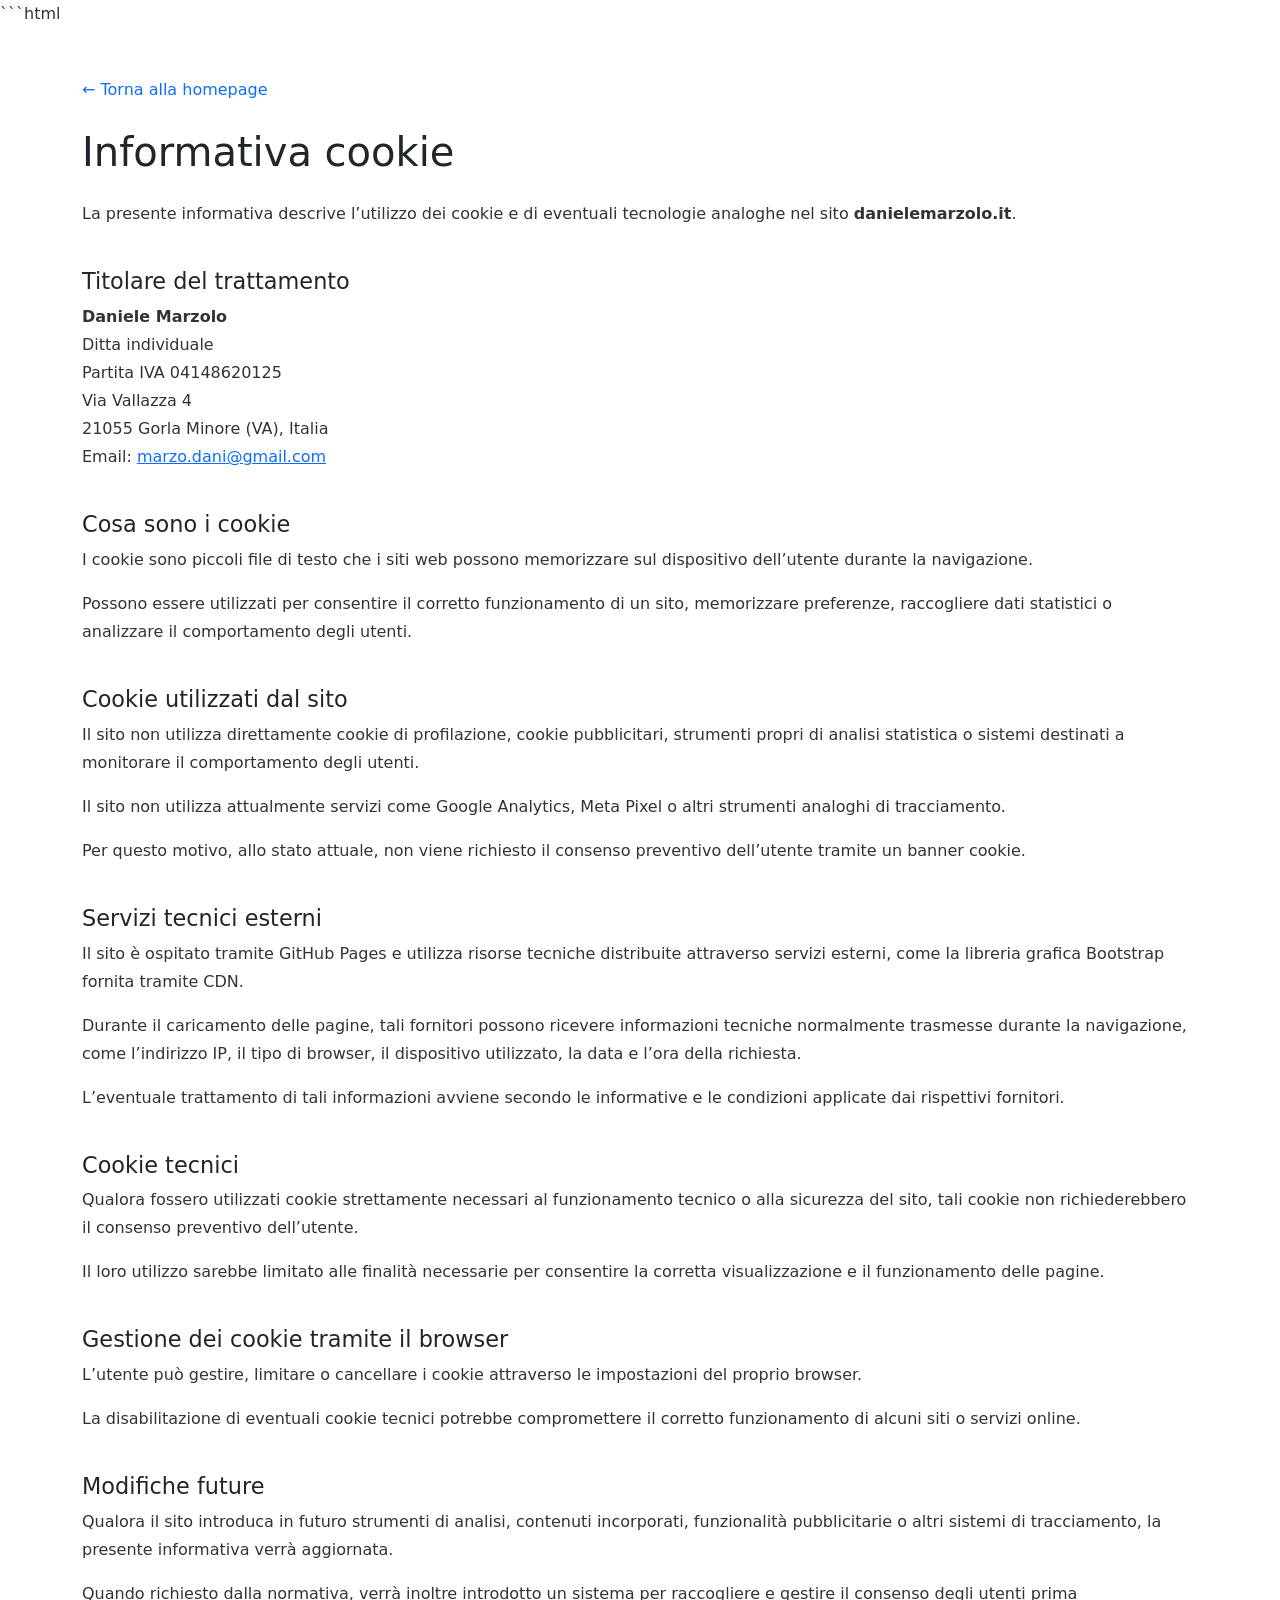
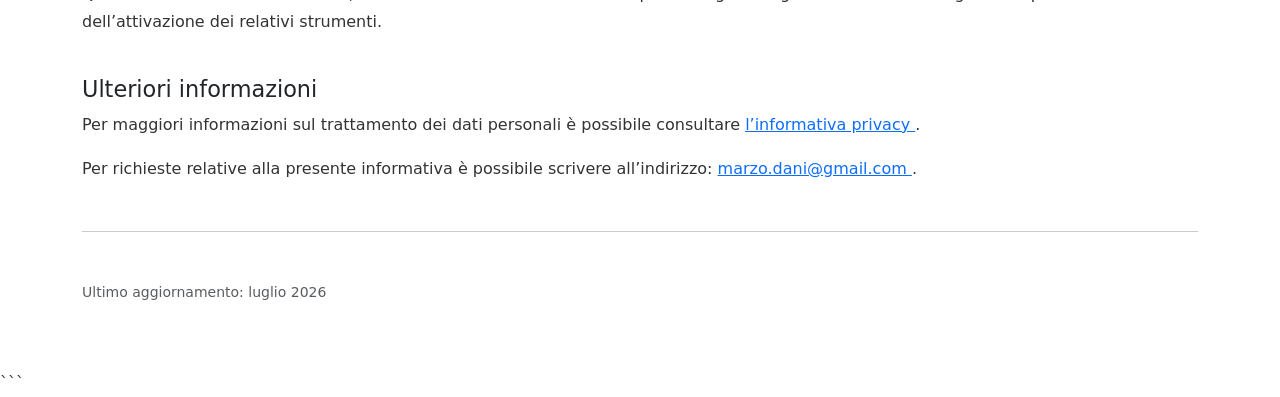
<file: cookie.html>
```html
<!DOCTYPE html>
<html lang="it">
<head>
    <meta charset="utf-8">
    <meta name="viewport" content="width=device-width, initial-scale=1">

    <title>Informativa cookie | Daniele Marzolo</title>

    <link
    rel="icon"
    type="image/svg+xml"
    href="assets/favicon/favicon.svg"
>
    
 <link
    rel="canonical"
    href="https://danielemarzolo.it/"
>
    
    <meta
        name="description"
        content="Informativa sull’utilizzo dei cookie nel sito danielemarzolo.it."
    >

    <link
        href="https://cdn.jsdelivr.net/npm/bootstrap@5.2.3/dist/css/bootstrap.min.css"
        rel="stylesheet"
    >

    <style>
        body {
            color: #333;
            line-height: 1.75;
        }

        main {
            max-width: 850px;
        }

        h1,
        h2 {
            color: #212529;
        }

        h2 {
            margin-top: 2.5rem;
            font-size: 1.4rem;
        }
    </style>
</head>

<body>

    <main class="container py-5">

        <a href="index.html" class="text-decoration-none">
            ← Torna alla homepage
        </a>

        <h1 class="mt-4 mb-4">
            Informativa cookie
        </h1>

        <p>
            La presente informativa descrive l’utilizzo dei cookie
            e di eventuali tecnologie analoghe nel sito
            <strong>danielemarzolo.it</strong>.
        </p>

        <h2>Titolare del trattamento</h2>

        <p>
            <strong>Daniele Marzolo</strong><br>
            Ditta individuale<br>
            Partita IVA 04148620125<br>
            Via Vallazza 4<br>
            21055 Gorla Minore (VA), Italia<br>
            Email:
            <a href="mailto:marzo.dani@gmail.com">
                marzo.dani@gmail.com
            </a>
        </p>

        <h2>Cosa sono i cookie</h2>

        <p>
            I cookie sono piccoli file di testo che i siti web
            possono memorizzare sul dispositivo dell’utente durante
            la navigazione.
        </p>

        <p>
            Possono essere utilizzati per consentire il corretto
            funzionamento di un sito, memorizzare preferenze,
            raccogliere dati statistici o analizzare il comportamento
            degli utenti.
        </p>

        <h2>Cookie utilizzati dal sito</h2>

        <p>
            Il sito non utilizza direttamente cookie di profilazione,
            cookie pubblicitari, strumenti propri di analisi statistica
            o sistemi destinati a monitorare il comportamento
            degli utenti.
        </p>

        <p>
            Il sito non utilizza attualmente servizi come Google Analytics,
            Meta Pixel o altri strumenti analoghi di tracciamento.
        </p>

        <p>
            Per questo motivo, allo stato attuale, non viene richiesto
            il consenso preventivo dell’utente tramite un banner cookie.
        </p>

        <h2>Servizi tecnici esterni</h2>

        <p>
            Il sito è ospitato tramite GitHub Pages e utilizza risorse
            tecniche distribuite attraverso servizi esterni,
            come la libreria grafica Bootstrap fornita tramite CDN.
        </p>

        <p>
            Durante il caricamento delle pagine, tali fornitori
            possono ricevere informazioni tecniche normalmente
            trasmesse durante la navigazione, come l’indirizzo IP,
            il tipo di browser, il dispositivo utilizzato,
            la data e l’ora della richiesta.
        </p>

        <p>
            L’eventuale trattamento di tali informazioni avviene
            secondo le informative e le condizioni applicate
            dai rispettivi fornitori.
        </p>

        <h2>Cookie tecnici</h2>

        <p>
            Qualora fossero utilizzati cookie strettamente necessari
            al funzionamento tecnico o alla sicurezza del sito,
            tali cookie non richiederebbero il consenso preventivo
            dell’utente.
        </p>

        <p>
            Il loro utilizzo sarebbe limitato alle finalità necessarie
            per consentire la corretta visualizzazione e il funzionamento
            delle pagine.
        </p>

        <h2>Gestione dei cookie tramite il browser</h2>

        <p>
            L’utente può gestire, limitare o cancellare i cookie
            attraverso le impostazioni del proprio browser.
        </p>

        <p>
            La disabilitazione di eventuali cookie tecnici potrebbe
            compromettere il corretto funzionamento di alcuni siti
            o servizi online.
        </p>

        <h2>Modifiche future</h2>

        <p>
            Qualora il sito introduca in futuro strumenti di analisi,
            contenuti incorporati, funzionalità pubblicitarie
            o altri sistemi di tracciamento, la presente informativa
            verrà aggiornata.
        </p>

        <p>
            Quando richiesto dalla normativa, verrà inoltre introdotto
            un sistema per raccogliere e gestire il consenso degli utenti
            prima dell’attivazione dei relativi strumenti.
        </p>

        <h2>Ulteriori informazioni</h2>

        <p>
            Per maggiori informazioni sul trattamento dei dati personali
            è possibile consultare
            <a href="privacy.html">
                l’informativa privacy
            </a>.
        </p>

        <p>
            Per richieste relative alla presente informativa è possibile
            scrivere all’indirizzo:
            <a href="mailto:marzo.dani@gmail.com">
                marzo.dani@gmail.com
            </a>.
        </p>

        <hr class="my-5">

        <p class="text-muted small">
            Ultimo aggiornamento: luglio 2026
        </p>

    </main>

</body>
</html>
```
</file>
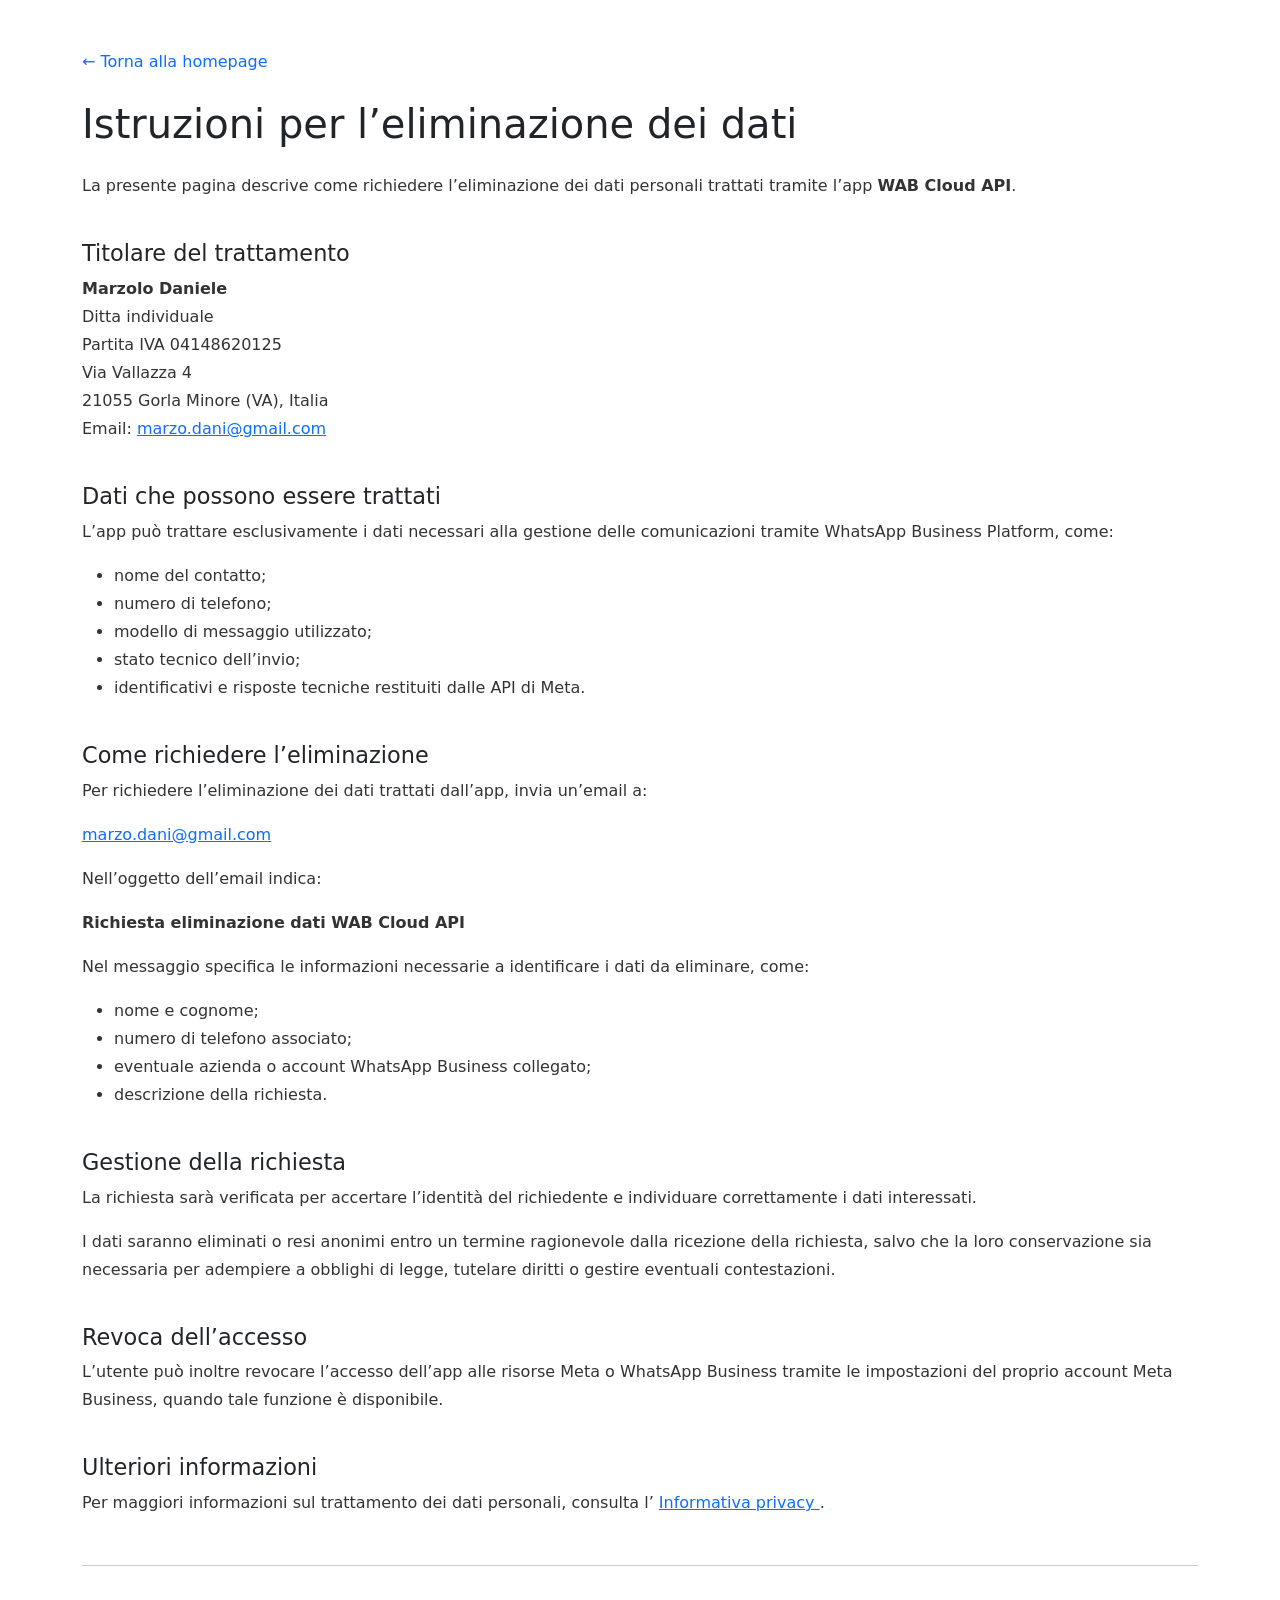
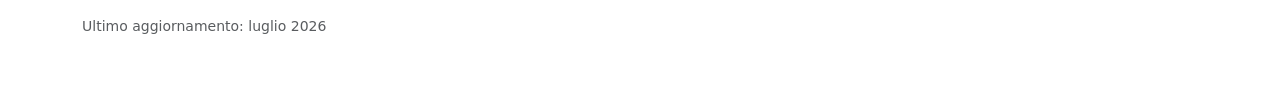
<file: eliminazione-dati.html>
<!DOCTYPE html>
<html lang="it">
<head>
    <meta charset="utf-8">
    <meta name="viewport" content="width=device-width, initial-scale=1">

    <title>Eliminazione dei dati | Daniele Marzolo</title>

    <meta
        name="description"
        content="Istruzioni per richiedere l’eliminazione dei dati trattati dall’app WAB Cloud API."
    >

    <link
        rel="icon"
        type="image/svg+xml"
        href="assets/favicon/favicon.svg"
    >

    <link
        rel="canonical"
        href="https://danielemarzolo.it/eliminazione-dati.html"
    >

    <link
        href="https://cdn.jsdelivr.net/npm/bootstrap@5.2.3/dist/css/bootstrap.min.css"
        rel="stylesheet"
    >

    <style>
        body {
            color: #333;
            line-height: 1.75;
        }

        main {
            max-width: 850px;
        }

        h1,
        h2 {
            color: #212529;
        }

        h2 {
            margin-top: 2.5rem;
            font-size: 1.4rem;
        }
    </style>
</head>

<body>

    <main class="container py-5">

        <a href="index.html" class="text-decoration-none">
            ← Torna alla homepage
        </a>

        <h1 class="mt-4 mb-4">
            Istruzioni per l’eliminazione dei dati
        </h1>

        <p>
            La presente pagina descrive come richiedere l’eliminazione
            dei dati personali trattati tramite l’app
            <strong>WAB Cloud API</strong>.
        </p>

        <h2>Titolare del trattamento</h2>

        <p>
            <strong>Marzolo Daniele</strong><br>
            Ditta individuale<br>
            Partita IVA 04148620125<br>
            Via Vallazza 4<br>
            21055 Gorla Minore (VA), Italia<br>
            Email:
            <a href="mailto:marzo.dani@gmail.com">
                marzo.dani@gmail.com
            </a>
        </p>

        <h2>Dati che possono essere trattati</h2>

        <p>
            L’app può trattare esclusivamente i dati necessari
            alla gestione delle comunicazioni tramite WhatsApp Business
            Platform, come:
        </p>

        <ul>
            <li>nome del contatto;</li>
            <li>numero di telefono;</li>
            <li>modello di messaggio utilizzato;</li>
            <li>stato tecnico dell’invio;</li>
            <li>identificativi e risposte tecniche restituiti dalle API di Meta.</li>
        </ul>

        <h2>Come richiedere l’eliminazione</h2>

        <p>
            Per richiedere l’eliminazione dei dati trattati dall’app,
            invia un’email a:
        </p>

        <p>
            <a href="mailto:marzo.dani@gmail.com">
                marzo.dani@gmail.com
            </a>
        </p>

        <p>
            Nell’oggetto dell’email indica:
        </p>

        <p>
            <strong>Richiesta eliminazione dati WAB Cloud API</strong>
        </p>

        <p>
            Nel messaggio specifica le informazioni necessarie
            a identificare i dati da eliminare, come:
        </p>

        <ul>
            <li>nome e cognome;</li>
            <li>numero di telefono associato;</li>
            <li>eventuale azienda o account WhatsApp Business collegato;</li>
            <li>descrizione della richiesta.</li>
        </ul>

        <h2>Gestione della richiesta</h2>

        <p>
            La richiesta sarà verificata per accertare l’identità
            del richiedente e individuare correttamente i dati interessati.
        </p>

        <p>
            I dati saranno eliminati o resi anonimi entro un termine
            ragionevole dalla ricezione della richiesta, salvo che
            la loro conservazione sia necessaria per adempiere
            a obblighi di legge, tutelare diritti o gestire eventuali
            contestazioni.
        </p>

        <h2>Revoca dell’accesso</h2>

        <p>
            L’utente può inoltre revocare l’accesso dell’app
            alle risorse Meta o WhatsApp Business tramite le impostazioni
            del proprio account Meta Business, quando tale funzione
            è disponibile.
        </p>

        <h2>Ulteriori informazioni</h2>

        <p>
            Per maggiori informazioni sul trattamento dei dati personali,
            consulta l’
            <a href="privacy.html">
                Informativa privacy
            </a>.
        </p>

        <hr class="my-5">

        <p class="text-muted small">
            Ultimo aggiornamento: luglio 2026
        </p>

    </main>

</body>
</html>
</file>
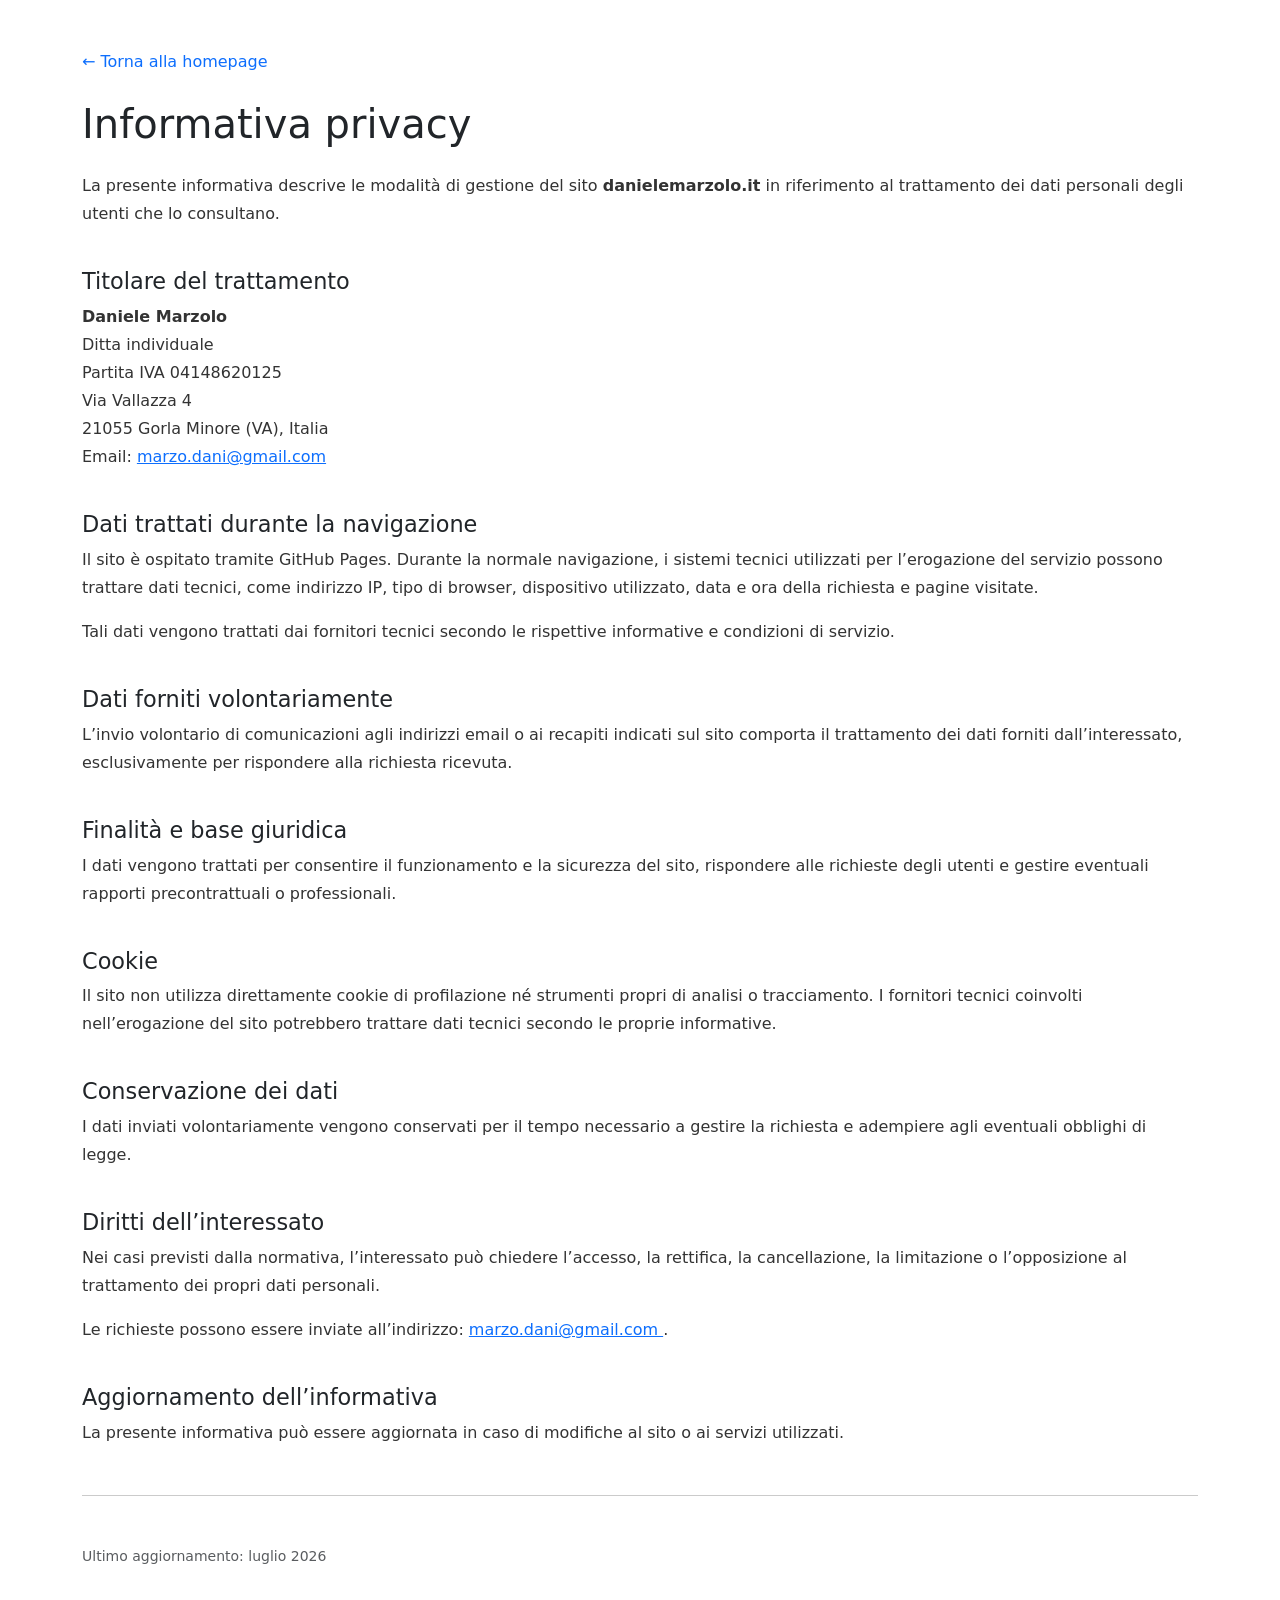
<file: privacy.html>
<!DOCTYPE html>
<html lang="it">
<head>
    <meta charset="utf-8">
    <meta name="viewport" content="width=device-width, initial-scale=1">

    <title>Informativa privacy | Daniele Marzolo</title>

    <link
    rel="icon"
    type="image/svg+xml"
    href="assets/favicon/favicon.svg"
>
    
    <link
    rel="canonical"
    href="https://danielemarzolo.it/"
>
    
    <meta
        name="description"
        content="Informativa privacy del sito danielemarzolo.it."
    >

    <link
        href="https://cdn.jsdelivr.net/npm/bootstrap@5.2.3/dist/css/bootstrap.min.css"
        rel="stylesheet"
    >

    <style>
        body {
            color: #333;
            line-height: 1.75;
        }

        main {
            max-width: 850px;
        }

        h1,
        h2 {
            color: #212529;
        }

        h2 {
            margin-top: 2.5rem;
            font-size: 1.4rem;
        }
    </style>
</head>

<body>

    <main class="container py-5">

        <a href="index.html" class="text-decoration-none">
            ← Torna alla homepage
        </a>

        <h1 class="mt-4 mb-4">
            Informativa privacy
        </h1>

        <p>
            La presente informativa descrive le modalità di gestione
            del sito <strong>danielemarzolo.it</strong> in riferimento
            al trattamento dei dati personali degli utenti che lo consultano.
        </p>

        <h2>Titolare del trattamento</h2>

        <p>
            <strong>Daniele Marzolo</strong><br>
            Ditta individuale<br>
            Partita IVA 04148620125<br>
            Via Vallazza 4<br>
            21055 Gorla Minore (VA), Italia<br>
            Email:
            <a href="mailto:marzo.dani@gmail.com">
                marzo.dani@gmail.com
            </a>
        </p>

        <h2>Dati trattati durante la navigazione</h2>

        <p>
            Il sito è ospitato tramite GitHub Pages.
            Durante la normale navigazione, i sistemi tecnici utilizzati
            per l’erogazione del servizio possono trattare dati tecnici,
            come indirizzo IP, tipo di browser, dispositivo utilizzato,
            data e ora della richiesta e pagine visitate.
        </p>

        <p>
            Tali dati vengono trattati dai fornitori tecnici secondo
            le rispettive informative e condizioni di servizio.
        </p>

        <h2>Dati forniti volontariamente</h2>

        <p>
            L’invio volontario di comunicazioni agli indirizzi email
            o ai recapiti indicati sul sito comporta il trattamento
            dei dati forniti dall’interessato, esclusivamente per rispondere
            alla richiesta ricevuta.
        </p>

        <h2>Finalità e base giuridica</h2>

        <p>
            I dati vengono trattati per consentire il funzionamento
            e la sicurezza del sito, rispondere alle richieste degli utenti
            e gestire eventuali rapporti precontrattuali o professionali.
        </p>

        <h2>Cookie</h2>

        <p>
            Il sito non utilizza direttamente cookie di profilazione
            né strumenti propri di analisi o tracciamento.
            I fornitori tecnici coinvolti nell’erogazione del sito
            potrebbero trattare dati tecnici secondo le proprie informative.
        </p>

        <h2>Conservazione dei dati</h2>

        <p>
            I dati inviati volontariamente vengono conservati
            per il tempo necessario a gestire la richiesta e adempiere
            agli eventuali obblighi di legge.
        </p>

        <h2>Diritti dell’interessato</h2>

        <p>
            Nei casi previsti dalla normativa, l’interessato può chiedere
            l’accesso, la rettifica, la cancellazione, la limitazione
            o l’opposizione al trattamento dei propri dati personali.
        </p>

        <p>
            Le richieste possono essere inviate all’indirizzo:
            <a href="mailto:marzo.dani@gmail.com">
                marzo.dani@gmail.com
            </a>.
        </p>

        <h2>Aggiornamento dell’informativa</h2>

        <p>
            La presente informativa può essere aggiornata in caso
            di modifiche al sito o ai servizi utilizzati.
        </p>

        <hr class="my-5">

        <p class="text-muted small">
            Ultimo aggiornamento: luglio 2026
        </p>

    </main>

</body>
</html>
</file>
